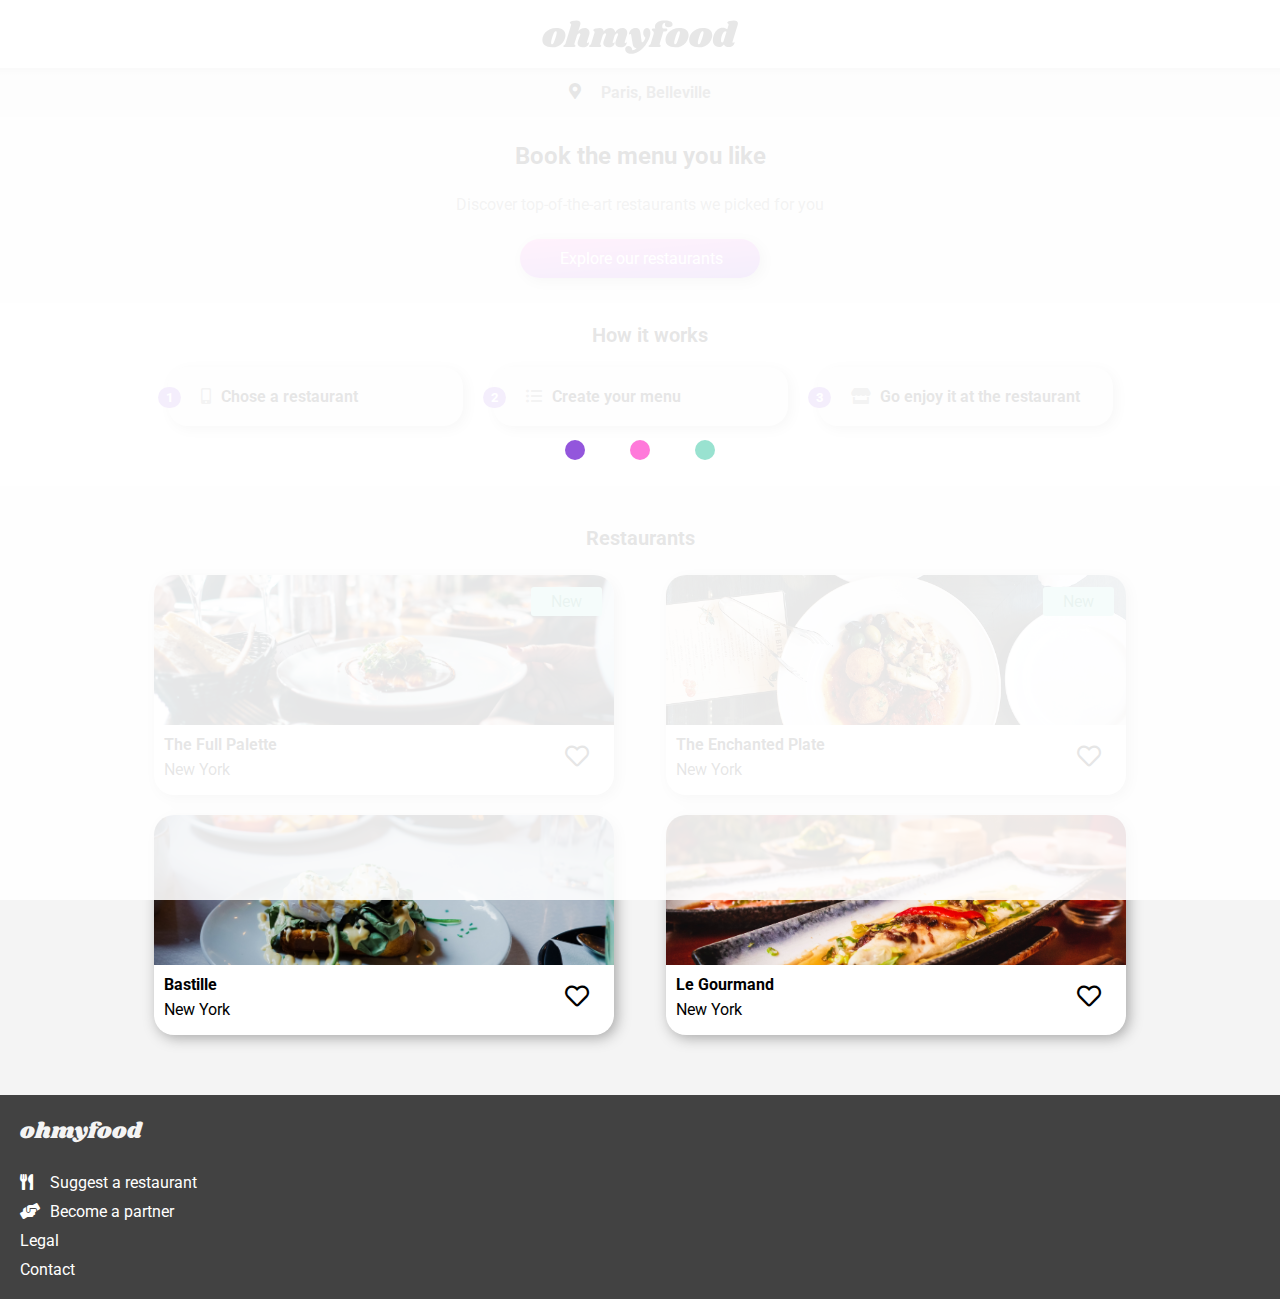
<file: Index.html>
<!DOCTYPE html>
<html lang="en">
  <head>

    <!-- Required meta tags -->
    <meta charset="UTF-8">
    <meta http-equiv="X-UA-Compatible" content="IE=edge">
    <meta name="viewport" content="width=device-width, initial-scale=1.0">

    <!-- Additional meta tags -->
    <meta name="description" content="Find a place for your dream vacation">
    <meta name="keywords" content="Vacation, Holiday, Accommodation, Travel">
    <meta name="author" content="Sean Edwards">

    <!-- Font Awesome Icons first, then google fonts, then style CSS -->
    <link rel="stylesheet" href="https://use.fontawesome.com/releases/v5.12.1/css/all.css" crossorigin="anonymous">
    <link href="https://fonts.googleapis.com/css2?family=Roboto:wght@100;300;400;500;700;900&family=Shrikhand&display=swap" rel="stylesheet">
    <link rel="stylesheet" href="./assets/css/main.css">

    <!-- Tab Customization -->
    <link rel="icon" href="" type="image/gif" sizes="16x16">
    <title>Oh My Food!</title>

  </head>
  <body>

    <!-- ========================= START OF HEADER SECTION ========================= -->
    <header>
      <div class="logo">
        <a href="#">
          <img src="./assets/images/logo/ohmyfood@2x.svg" alt="OhMyFood Logo">
        </a>
      </div>
    </header>
    <!-- ========================== END OF HEADER SECTION ========================== -->

    <!-- ========================= START OF MAIN SECTION ========================= -->
    <main>

      <!-- START OF PAGE LOADER SECTION -->
      <div class="loader">
        <div class="loader_container">  
          <div class="dots dots-primary"></div>
          <div class="dots dots-secondary"></div>
          <div class="dots dots-tertiary"></div>
        </div>
      </div>
      
      <!-- START OF LOCATION SECTION -->
      <div class="location">
        <i class="fas fa-map-marker-alt location_icon"></i>
        <div class="location_text">Paris, Belleville</div>
      </div>

      <!-- START OF EXPLORE OUR RESTRAINTS SECTION -->
      <div class="explore">
        <div class="explore_title">Book the menu you like</div>
        <div class="explore_sub-title">Discover top-of-the-art restaurants we picked for you</div>
        <div class="explore_button">
          <a class="explore_button_a" href="#restaurants">Explore our restaurants</a>
        </div>
      </div>

      <!-- START OF HOW IT WORKS SECTION -->
      <div class="list-header">How it works</div>
      <ol class="instruction-list">
        <li><i class="fas fa-mobile-alt instruction-list_icon"></i>Chose a restaurant</li>
        <li><i class="fas fa-list-ul instruction-list_icon"></i>Create your menu</li>
        <li><i class="fas fa-store instruction-list_icon"></i>Go enjoy it at the restaurant</li>
      </ol>

      <!-- START OF RESTRAINTS SECTION -->
      <div class="restaurants">
        <div class="restaurants_header" id="restaurants">Restaurants</div>
        <a class="restaurants_btn" href="./assets/HTML/thefullpalette.html">
          <img src="./assets/images/restaurants/jay-wennington-N_Y88TWmGwA-unsplash.jpg" alt="The Full Palette Restaurant picture">
          <div class="new">New</div>
          <div class="caption">
            <div class="caption_text">
              <p>The Full Palette</p>
              <p>New York</p>
            </div>
            <div class="heart-container">
              <i class="far fa-heart caption_icon"></i>
              <i class="fas fa-heart caption_icon-full"></i>
            </div>
          </div>
        </a>

        <a class="restaurants_btn" href="./assets/HTML/theenchantedplate.html">
          <img src="./assets/images/restaurants/stil-u2Lp8tXIcjw-unsplash.jpg" alt="The Enchanted Plate Restaurant picture">
          <div class="new">New</div>
          <div class="caption">
            <div class="caption_text">
              <p>The Enchanted Plate</p>
              <p>New York</p>
            </div>
            <div class="heart-container">
              <i class="far fa-heart caption_icon"></i>
              <i class="fas fa-heart caption_icon-full"></i>
            </div>
          </div>
        </a>

        <a class="restaurants_btn" href="./assets/HTML/bastille.html">
          <img src="./assets/images/restaurants/toa-heftiba-DQKerTsQwi0-unsplash.jpg" alt="Bastille Restaurant picture">
          <div class="caption">
            <div class="caption_text">
              <p>Bastille</p>
              <p>New York</p>
            </div>
            <div class="heart-container">
              <i class="far fa-heart caption_icon"></i>
              <i class="fas fa-heart caption_icon-full"></i>
            </div>
          </div>
        </a>

        <a class="restaurants_btn" href="./assets/HTML/legourmand.html">
          <img src="./assets/images/restaurants/louis-hansel-shotsoflouis-qNBGVyOCY8Q-unsplash.jpg" alt="La Gourmand Restaurant picture">
          <div class="caption">
            <div class="caption_text">
              <p>Le Gourmand</p>
              <p>New York</p>
            </div>
            <div class="heart-container">
              <i class="far fa-heart caption_icon"></i>
              <i class="fas fa-heart caption_icon-full"></i>
            </div>
          </div>
        </a>
      </div>
    </main>
    <!-- ========================== END OF MAIN SECTION ========================== -->
    
    <!-- ========================= START OF FOOTER SECTION ========================= -->
    <footer>
      <div class="footer-container">
        <div class="footer-container_logo">ohmyfood</div>
        <a class="footer-container_link" href="#"><i class="fas fa-utensils footer-container_icon"></i>Suggest a restaurant</a>
        <a class="footer-container_link" href="#"><i class="fas fa-hands-helping footer-container_icon"></i>Become a partner</a>
        <a class="footer-container_link" href="#">Legal</a>
        <a class="footer-container_link" href="mailto:support@ohmyfood.com">Contact</a>
      </div>
    </footer>
    <!-- ========================== END OF FOOTER SECTION ========================== -->

  </body>
</html>
</file>
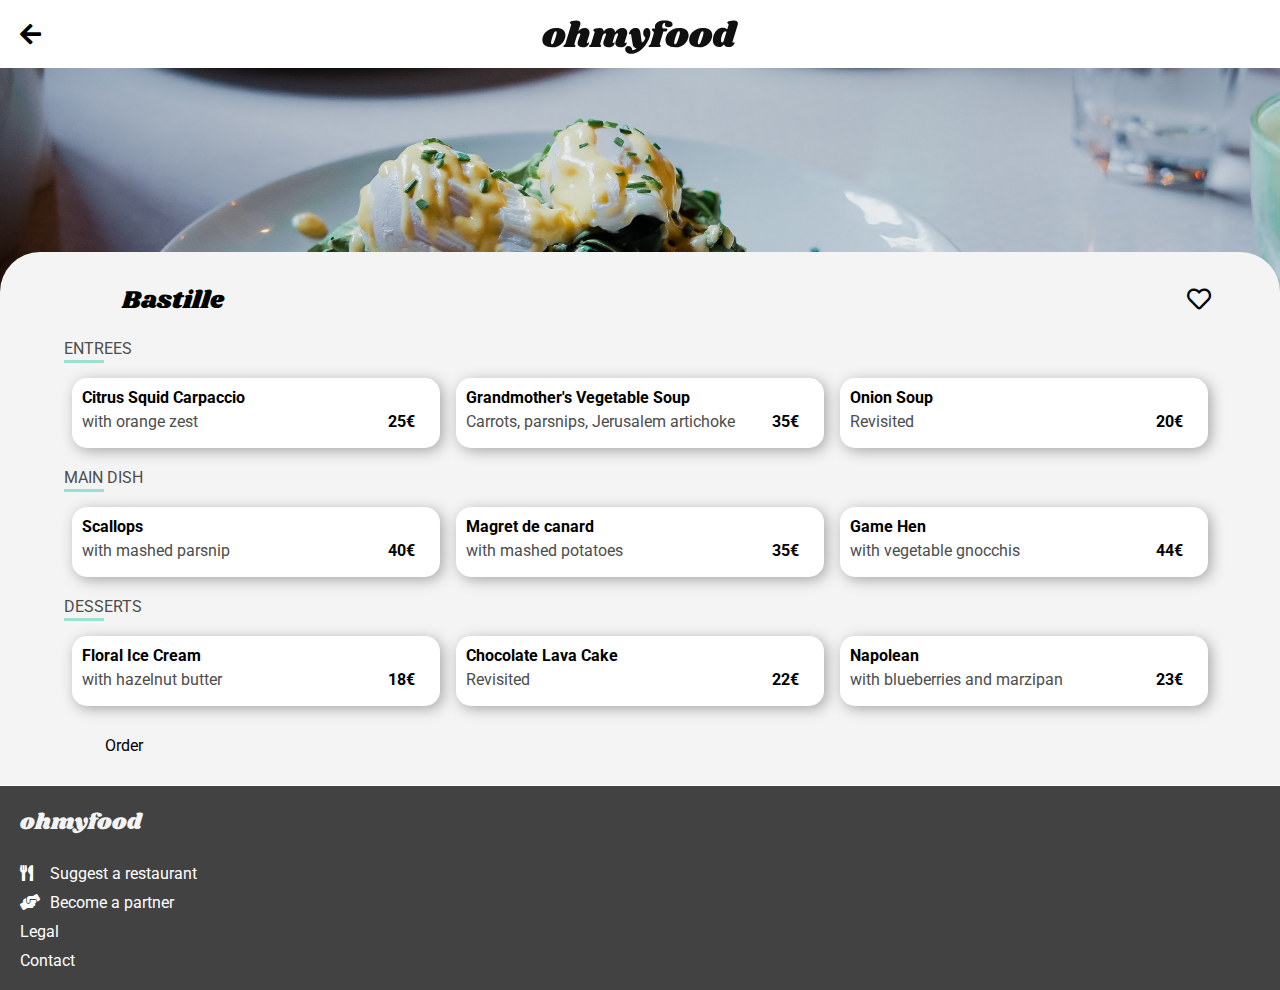
<file: assets/HTML/bastille.html>
<!DOCTYPE html>
<html lang="en">

  <head>

    <!-- Required meta tags -->
    <meta charset="UTF-8">
    <meta http-equiv="X-UA-Compatible" content="IE=edge">
    <meta name="viewport" content="width=device-width, initial-scale=1.0">

    <!-- Additional meta tags -->
    <meta name="description" content="Find a place for your dream vacation">
    <meta name="keywords" content="Vacation, Holiday, Accommodation, Travel">
    <meta name="author" content="Sean Edwards">

    <!-- Font Awesome Icons first, then google fonts, then style CSS -->
    <link rel="stylesheet" href="https://use.fontawesome.com/releases/v5.12.1/css/all.css" crossorigin="anonymous">
    <link href="https://fonts.googleapis.com/css2?family=Roboto:wght@100;300;400;500;700;900&family=Shrikhand&display=swap" rel="stylesheet">
    <link rel="stylesheet" href="../css/main.css">

    <!-- Tab Customization -->
    <link rel="icon" href="" type="image/gif" sizes="16x16">
    <title>Oh My Food!</title>

  </head>

  <body>
    <!-- ========================= START OF HEADER SECTION ========================= -->
    <header>
      <div class="logo">
        <a href="../../index.html">
          <i class="fas fa-arrow-left logo_icon"></i>
        </a>
        <a href="#">
          <img src="../images/logo/ohmyfood@2x.svg" alt="OhMyFood Logo">
        </a>
      </div>
    </header>
    <!-- ========================== END OF HEADER SECTION ========================== -->

    <main>
      <img class="background-img" src="../images/restaurants/toa-heftiba-DQKerTsQwi0-unsplash.jpg" alt="Bastille picture">
      <div class="menu">
        <div class="header-container">
          <div class="header-container_title">Bastille</div>
          <div class="heart-container">
            <i class="far fa-heart header-container_icon"></i>
            <i class="fas fa-heart header-container_icon-full"></i>
          </div>
        </div>

        <div class="submenu delay-1">
          <div class="submenu_title">ENTREES</div>
          <div class="menu-item">
            <div class="menu-item_text">
              <h4>Citrus Squid Carpaccio</h4>
              <p>with orange zest</p>
            </div>
            <div class="menu-item_price">25€</div>
            <div class="check">
              <i class="fas fa-check-circle check_icon"></i>
            </div>
          </div>
          <div class="menu-item">
            <div class="menu-item_text">
              <h4>Grandmother's Vegetable Soup</h4>
              <p>Carrots, parsnips, Jerusalem artichoke</p>
            </div>
            <div class="menu-item_price">35€</div>
            <div class="check">
              <i class="fas fa-check-circle check_icon"></i>
            </div>
          </div>
          <div class="menu-item">
            <div class="menu-item_text">
              <h4>Onion Soup</h4>
              <p>Revisited</p>
            </div>
            <div class="menu-item_price">20€</div>
            <div class="check">
              <i class="fas fa-check-circle check_icon"></i>
            </div>
          </div>
        </div>
        <div class="submenu delay-2">
          <div class="submenu_title">MAIN DISH</div>
          <div class="menu-item">
            <div class="menu-item_text">
              <h4>Scallops</h4>
              <p>with mashed parsnip</p>
            </div>
            <div class="menu-item_price">40€</div>
            <div class="check">
              <i class="fas fa-check-circle check_icon"></i>
            </div>
          </div>
          <div class="menu-item">
            <div class="menu-item_text">
              <h4>Magret de canard</h4>
              <p>with mashed potatoes</p>
            </div>
            <div class="menu-item_price">35€</div>
            <div class="check">
              <i class="fas fa-check-circle check_icon"></i>
            </div>
          </div>
          <div class="menu-item">
            <div class="menu-item_text">
              <h4>Game Hen</h4>
              <p>with vegetable gnocchis</p>
            </div>
            <div class="menu-item_price">44€</div>
            <div class="check">
              <i class="fas fa-check-circle check_icon"></i>
            </div>
          </div>
        </div>
        <div class="submenu delay-3">
          <div class="submenu_title">DESSERTS</div>
          <div class="menu-item">
            <div class="menu-item_text">
              <h4>Floral Ice Cream</h4>
              <p>with hazelnut butter</p>
            </div>
            <div class="menu-item_price">18€</div>
            <div class="check">
              <i class="fas fa-check-circle check_icon"></i>
            </div>
          </div>
          <div class="menu-item">
            <div class="menu-item_text">
              <h4>Chocolate Lava Cake</h4>
              <p>Revisited</p>
            </div>
            <div class="menu-item_price">22€</div>
            <div class="check">
              <i class="fas fa-check-circle check_icon"></i>
            </div>
          </div>
          <div class="menu-item">
            <div class="menu-item_text">
              <h4>Napolean</h4>
              <p>with blueberries and marzipan</p>
            </div>
            <div class="menu-item_price">23€</div>
            <div class="check">
              <i class="fas fa-check-circle check_icon"></i>
            </div>
          </div>
        </div>
        <div class="order-btn">Order</div>
      </div>
    </main>

    <!-- ========================= START OF FOOTER SECTION ========================= -->
    <footer>
      <div class="footer-container">
        <div class="footer-container_logo">ohmyfood</div>
        <a class="footer-container_link" href="#"><i class="fas fa-utensils footer-container_icon"></i>Suggest a restaurant</a>
        <a class="footer-container_link" href="#"><i class="fas fa-hands-helping footer-container_icon"></i>Become a partner</a>
        <a class="footer-container_link" href="#">Legal</a>
        <a class="footer-container_link" href="mailto:support@ohmyfood.com">Contact</a>
      </div>
    </footer>
    <!-- ========================== END OF FOOTER SECTION ========================== -->

  </body>
</html>
</file>
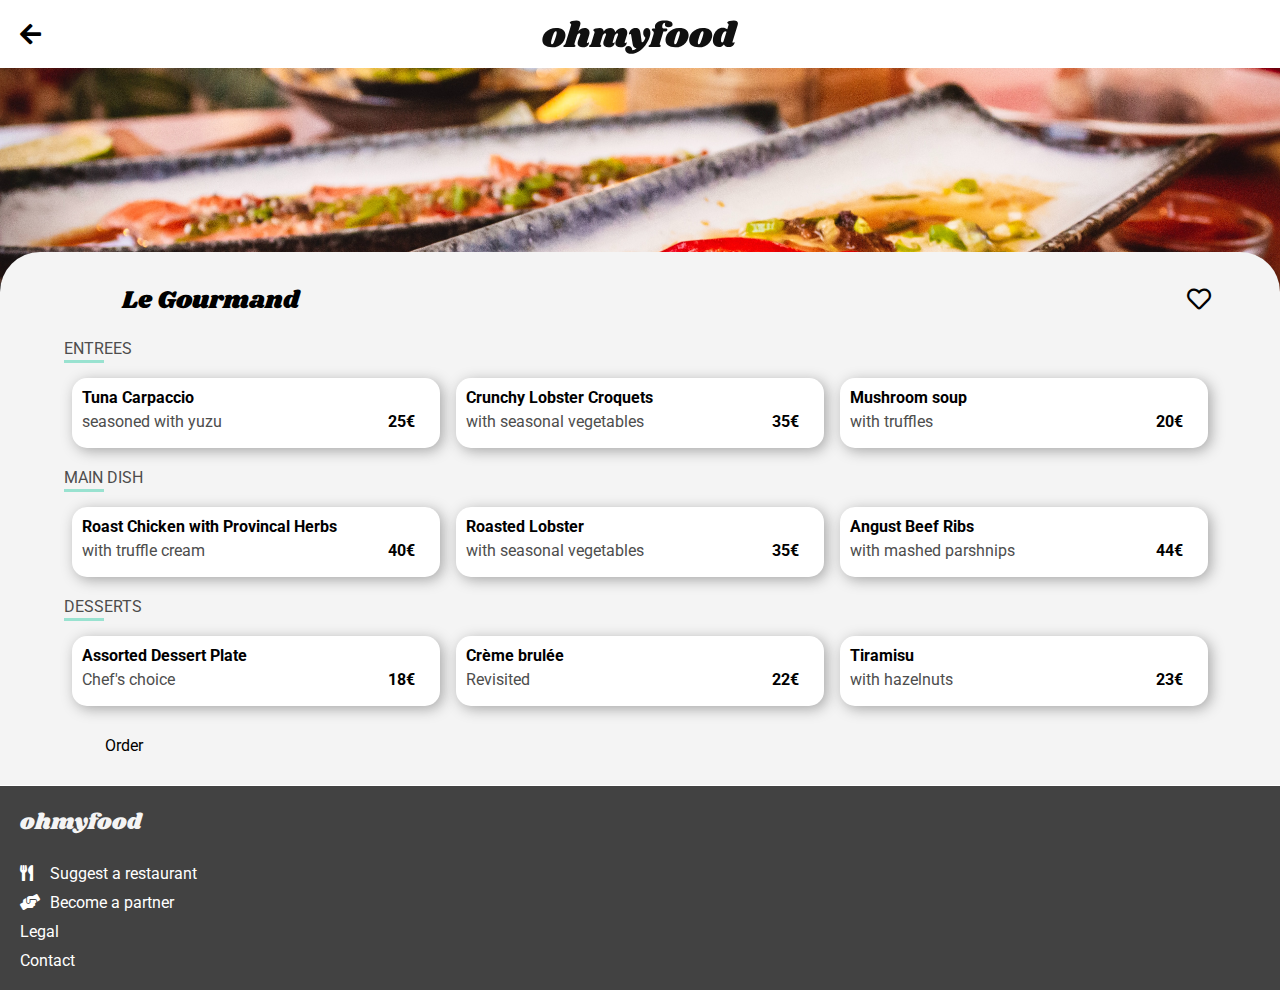
<file: assets/HTML/legourmand.html>
<!DOCTYPE html>
<html lang="en">

  <head>

    <!-- Required meta tags -->
    <meta charset="UTF-8">
    <meta http-equiv="X-UA-Compatible" content="IE=edge">
    <meta name="viewport" content="width=device-width, initial-scale=1.0">

    <!-- Additional meta tags -->
    <meta name="description" content="Find a place for your dream vacation">
    <meta name="keywords" content="Vacation, Holiday, Accommodation, Travel">
    <meta name="author" content="Sean Edwards">

    <!-- Font Awesome Icons first, then google fonts, then style CSS -->
    <link rel="stylesheet" href="https://use.fontawesome.com/releases/v5.12.1/css/all.css" crossorigin="anonymous">
    <link href="https://fonts.googleapis.com/css2?family=Roboto:wght@100;300;400;500;700;900&family=Shrikhand&display=swap" rel="stylesheet">
    <link rel="stylesheet" href="../css/main.css">

    <!-- Tab Customization -->
    <link rel="icon" href="" type="image/gif" sizes="16x16">
    <title>Oh My Food!</title>

  </head>

  <body>
    <!-- ========================= START OF HEADER SECTION ========================= -->
    <header>
      <div class="logo">
        <a href="../../index.html">
          <i class="fas fa-arrow-left logo_icon"></i>
        </a>
        <a href="#">
          <img src="../images/logo/ohmyfood@2x.svg" alt="OhMyFood Logo">
        </a>
      </div>
    </header>
    <!-- ========================== END OF HEADER SECTION ========================== -->

    <main>
      <img class="background-img" src="../images/restaurants/louis-hansel-shotsoflouis-qNBGVyOCY8Q-unsplash.jpg" alt="Bastille picture">
      <div class="menu">
        <div class="header-container">
          <div class="header-container_title">Le Gourmand</div>
          <div class="heart-container">
            <i class="far fa-heart header-container_icon"></i>
            <i class="fas fa-heart header-container_icon-full"></i>
          </div>
        </div>

        <div class="submenu delay-1">
          <div class="submenu_title">ENTREES</div>
          <div class="menu-item">
            <div class="menu-item_text">
              <h4>Tuna Carpaccio</h4>
              <p>seasoned with yuzu</p>
            </div>
            <div class="menu-item_price">25€</div>
            <div class="check">
              <i class="fas fa-check-circle check_icon"></i>
            </div>
          </div>
          <div class="menu-item">
            <div class="menu-item_text">
              <h4>Crunchy Lobster Croquets</h4>
              <p>with seasonal vegetables</p>
            </div>
            <div class="menu-item_price">35€</div>
            <div class="check">
              <i class="fas fa-check-circle check_icon"></i>
            </div>
          </div>
          <div class="menu-item">
            <div class="menu-item_text">
              <h4>Mushroom soup</h4>
              <p>with truffles</p>
            </div>
            <div class="menu-item_price">20€</div>
            <div class="check">
              <i class="fas fa-check-circle check_icon"></i>
            </div>
          </div>
        </div>
        <div class="submenu delay-2">
          <div class="submenu_title">MAIN DISH</div>
          <div class="menu-item">
            <div class="menu-item_text">
              <h4>Roast Chicken with Provincal Herbs</h4>
              <p>with truffle cream</p>
            </div>
            <div class="menu-item_price">40€</div>
            <div class="check">
              <i class="fas fa-check-circle check_icon"></i>
            </div>
          </div>
          <div class="menu-item">
            <div class="menu-item_text">
              <h4>Roasted Lobster</h4>
              <p>with seasonal vegetables</p>
            </div>
            <div class="menu-item_price">35€</div>
            <div class="check">
              <i class="fas fa-check-circle check_icon"></i>
            </div>
          </div>
          <div class="menu-item">
            <div class="menu-item_text">
              <h4>Angust Beef Ribs</h4>
              <p>with mashed parshnips</p>
            </div>
            <div class="menu-item_price">44€</div>
            <div class="check">
              <i class="fas fa-check-circle check_icon"></i>
            </div>
          </div>
        </div>
        <div class="submenu delay-3">
          <div class="submenu_title">DESSERTS</div>
          <div class="menu-item">
            <div class="menu-item_text">
              <h4>Assorted Dessert Plate</h4>
              <p>Chef's choice</p>
            </div>
            <div class="menu-item_price">18€</div>
            <div class="check">
              <i class="fas fa-check-circle check_icon"></i>
            </div>
          </div>
          <div class="menu-item">
            <div class="menu-item_text">
              <h4>Crème brulée</h4>
              <p>Revisited</p>
            </div>
            <div class="menu-item_price">22€</div>
            <div class="check">
              <i class="fas fa-check-circle check_icon"></i>
            </div>
          </div>
          <div class="menu-item">
            <div class="menu-item_text">
              <h4>Tiramisu</h4>
              <p>with hazelnuts</p>
            </div>
            <div class="menu-item_price">23€</div>
            <div class="check">
              <i class="fas fa-check-circle check_icon"></i>
            </div>
          </div>
        </div>
        <div class="order-btn">Order</div>
      </div>
    </main>

    <!-- ========================= START OF FOOTER SECTION ========================= -->
    <footer>
      <div class="footer-container">
        <div class="footer-container_logo">ohmyfood</div>
        <a class="footer-container_link" href="#"><i class="fas fa-utensils footer-container_icon"></i>Suggest a restaurant</a>
        <a class="footer-container_link" href="#"><i class="fas fa-hands-helping footer-container_icon"></i>Become a partner</a>
        <a class="footer-container_link" href="#">Legal</a>
        <a class="footer-container_link" href="mailto:support@ohmyfood.com">Contact</a>
      </div>
    </footer>
    <!-- ========================== END OF FOOTER SECTION ========================== -->

  </body>
</html>
</file>
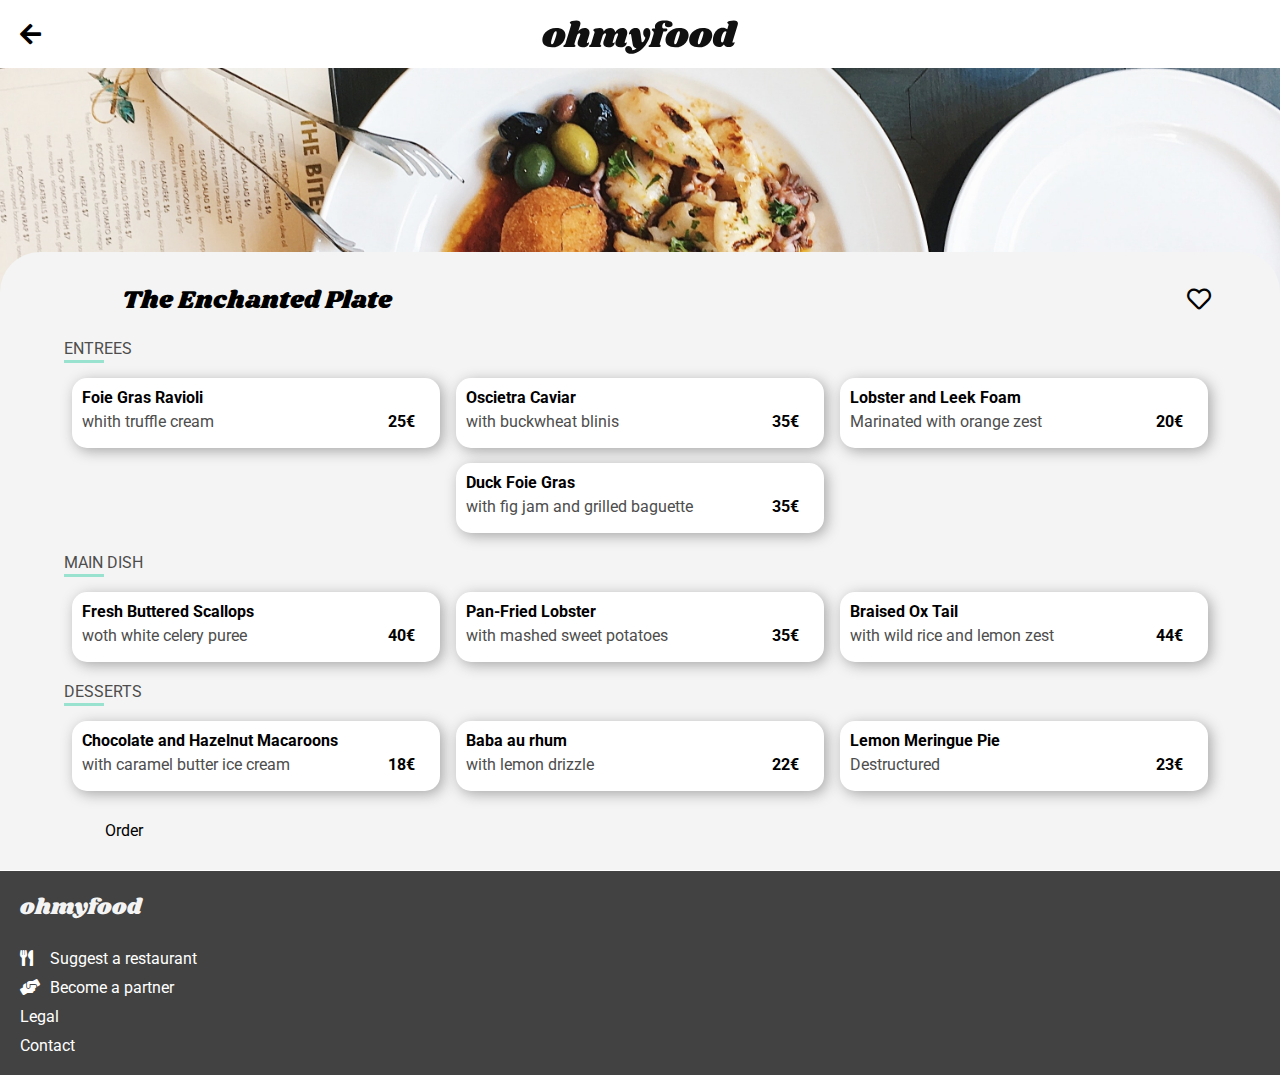
<file: assets/HTML/theenchantedplate.html>
<!DOCTYPE html>
<html lang="en">

  <head>

    <!-- Required meta tags -->
    <meta charset="UTF-8">
    <meta http-equiv="X-UA-Compatible" content="IE=edge">
    <meta name="viewport" content="width=device-width, initial-scale=1.0">

    <!-- Additional meta tags -->
    <meta name="description" content="Find a place for your dream vacation">
    <meta name="keywords" content="Vacation, Holiday, Accommodation, Travel">
    <meta name="author" content="Sean Edwards">

    <!-- Font Awesome Icons first, then google fonts, then style CSS -->
    <link rel="stylesheet" href="https://use.fontawesome.com/releases/v5.12.1/css/all.css" crossorigin="anonymous">
    <link href="https://fonts.googleapis.com/css2?family=Roboto:wght@100;300;400;500;700;900&family=Shrikhand&display=swap" rel="stylesheet">
    <link rel="stylesheet" href="../css/main.css">

    <!-- Tab Customization -->
    <link rel="icon" href="" type="image/gif" sizes="16x16">
    <title>Oh My Food!</title>

  </head>

  <body>
    <!-- ========================= START OF HEADER SECTION ========================= -->
    <header>
      <div class="logo">
        <a href="../../index.html">
          <i class="fas fa-arrow-left logo_icon"></i>
        </a>
        <a href="#">
          <img src="../images/logo/ohmyfood@2x.svg" alt="OhMyFood Logo">
        </a>
      </div>
    </header>
    <!-- ========================== END OF HEADER SECTION ========================== -->

    <main>
      <img class="background-img" src="../images/restaurants/stil-u2Lp8tXIcjw-unsplash.jpg" alt="Bastille picture">
      <div class="menu">
        <div class="header-container">
          <div class="header-container_title">The Enchanted Plate</div>
          <div class="heart-container">
            <i class="far fa-heart header-container_icon"></i>
            <i class="fas fa-heart header-container_icon-full"></i>
          </div>
        </div>

        <div class="submenu delay-1">
          <div class="submenu_title">ENTREES</div>
          <div class="menu-item">
            <div class="menu-item_text">
              <h4>Foie Gras Ravioli</h4>
              <p>whith truffle cream</p>
            </div>
            <div class="menu-item_price">25€</div>
            <div class="check">
              <i class="fas fa-check-circle check_icon"></i>
            </div>
          </div>
          <div class="menu-item">
            <div class="menu-item_text">
              <h4>Oscietra Caviar</h4>
              <p>with buckwheat blinis</p>
            </div>
            <div class="menu-item_price">35€</div>
            <div class="check">
              <i class="fas fa-check-circle check_icon"></i>
            </div>
          </div>
          <div class="menu-item">
            <div class="menu-item_text">
              <h4>Lobster and Leek Foam</h4>
              <p>Marinated with orange zest</p>
            </div>
            <div class="menu-item_price">20€</div>
            <div class="check">
              <i class="fas fa-check-circle check_icon"></i>
            </div>
          </div>
          <div class="menu-item">
            <div class="menu-item_text">
              <h4>Duck Foie Gras</h4>
              <p>with fig jam and grilled baguette</p>
            </div>
            <div class="menu-item_price">35€</div>
            <div class="check">
              <i class="fas fa-check-circle check_icon"></i>
            </div>
          </div>
        </div>
        <div class="submenu delay-2">
          <div class="submenu_title">MAIN DISH</div>
          <div class="menu-item">
            <div class="menu-item_text">
              <h4>Fresh Buttered Scallops</h4>
              <p>woth white celery puree</p>
            </div>
            <div class="menu-item_price">40€</div>
            <div class="check">
              <i class="fas fa-check-circle check_icon"></i>
            </div>
          </div>
          <div class="menu-item">
            <div class="menu-item_text">
              <h4>Pan-Fried Lobster</h4>
              <p>with mashed sweet potatoes</p>
            </div>
            <div class="menu-item_price">35€</div>
            <div class="check">
              <i class="fas fa-check-circle check_icon"></i>
            </div>
          </div>
          <div class="menu-item">
            <div class="menu-item_text">
              <h4>Braised Ox Tail</h4>
              <p>with wild rice and lemon zest</p>
            </div>
            <div class="menu-item_price">44€</div>
            <div class="check">
              <i class="fas fa-check-circle check_icon"></i>
            </div>
          </div>
        </div>
        <div class="submenu delay-3">
          <div class="submenu_title">DESSERTS</div>
          <div class="menu-item">
            <div class="menu-item_text">
              <h4>Chocolate and Hazelnut Macaroons</h4>
              <p>with caramel butter ice cream</p>
            </div>
            <div class="menu-item_price">18€</div>
            <div class="check">
              <i class="fas fa-check-circle check_icon"></i>
            </div>
          </div>
          <div class="menu-item">
            <div class="menu-item_text">
              <h4>Baba au rhum</h4>
              <p>with lemon drizzle</p>
            </div>
            <div class="menu-item_price">22€</div>
            <div class="check">
              <i class="fas fa-check-circle check_icon"></i>
            </div>
          </div>
          <div class="menu-item">
            <div class="menu-item_text">
              <h4>Lemon Meringue Pie</h4>
              <p>Destructured</p>
            </div>
            <div class="menu-item_price">23€</div>
            <div class="check">
              <i class="fas fa-check-circle check_icon"></i>
            </div>
          </div>
        </div>
        <div class="order-btn">Order</div>
      </div>
    </main>

    <!-- ========================= START OF FOOTER SECTION ========================= -->
    <footer>
      <div class="footer-container">
        <div class="footer-container_logo">ohmyfood</div>
        <a class="footer-container_link" href="#"><i class="fas fa-utensils footer-container_icon"></i>Suggest a restaurant</a>
        <a class="footer-container_link" href="#"><i class="fas fa-hands-helping footer-container_icon"></i>Become a partner</a>
        <a class="footer-container_link" href="#">Legal</a>
        <a class="footer-container_link" href="mailto:support@ohmyfood.com">Contact</a>
      </div>
    </footer>
    <!-- ========================== END OF FOOTER SECTION ========================== -->

  </body>
</html>
</file>
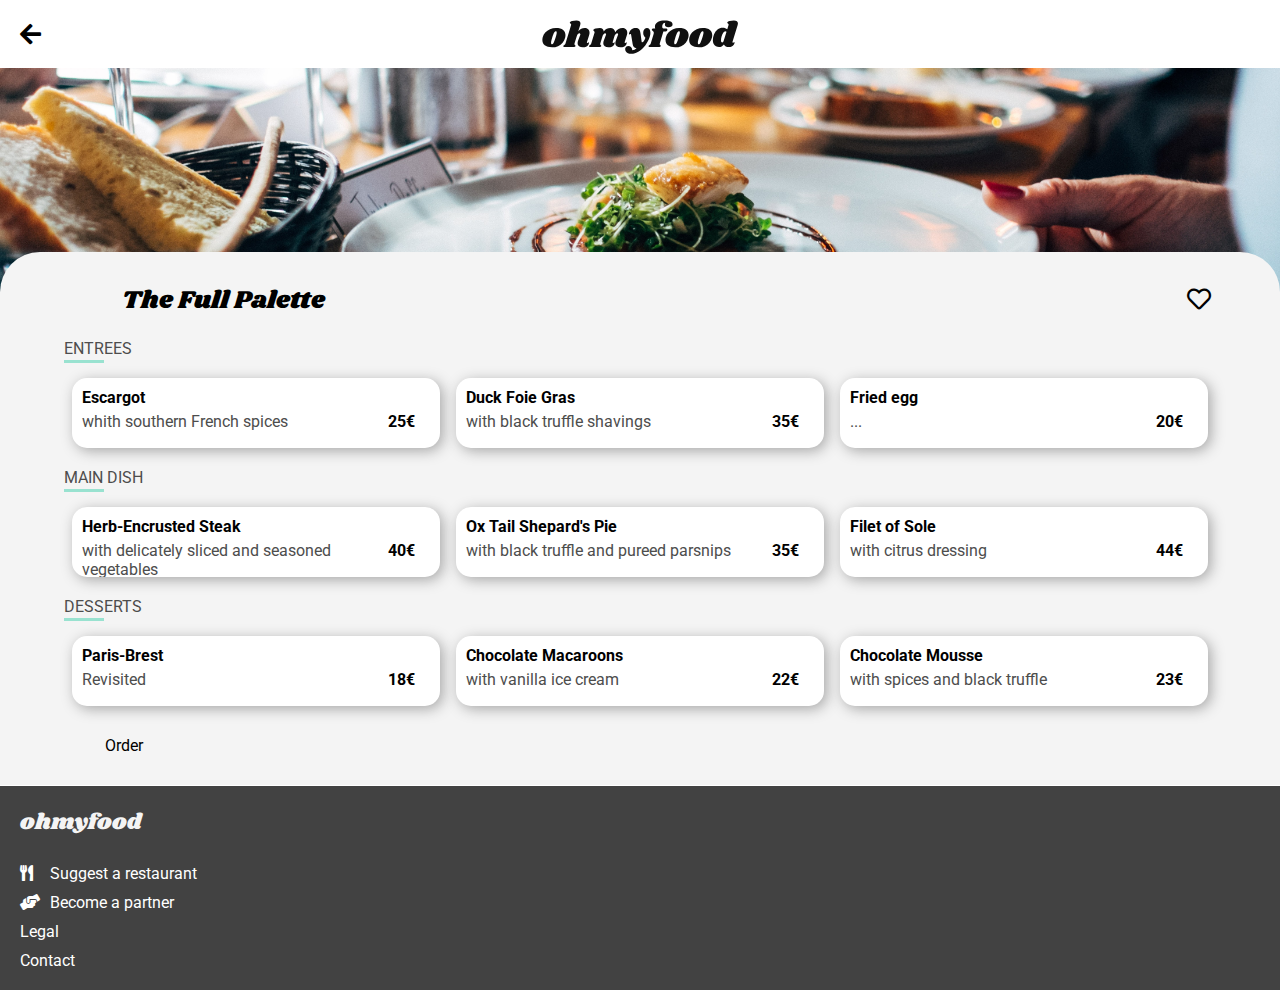
<file: assets/HTML/thefullpalette.html>
<!DOCTYPE html>
<html lang="en">

  <head>

    <!-- Required meta tags -->
    <meta charset="UTF-8">
    <meta http-equiv="X-UA-Compatible" content="IE=edge">
    <meta name="viewport" content="width=device-width, initial-scale=1.0">

    <!-- Additional meta tags -->
    <meta name="description" content="Find a place for your dream vacation">
    <meta name="keywords" content="Vacation, Holiday, Accommodation, Travel">
    <meta name="author" content="Sean Edwards">

    <!-- Font Awesome Icons first, then google fonts, then style CSS -->
    <link rel="stylesheet" href="https://use.fontawesome.com/releases/v5.12.1/css/all.css" crossorigin="anonymous">
    <link href="https://fonts.googleapis.com/css2?family=Roboto:wght@100;300;400;500;700;900&family=Shrikhand&display=swap" rel="stylesheet">
    <link rel="stylesheet" href="../css/main.css">

    <!-- Tab Customization -->
    <link rel="icon" href="" type="image/gif" sizes="16x16">
    <title>Oh My Food!</title>

  </head>

  <body>
    <!-- ========================= START OF HEADER SECTION ========================= -->
    <header>
      <div class="logo">
        <a href="../../index.html">
          <i class="fas fa-arrow-left logo_icon"></i>
        </a>
        <a href="#">
          <img src="../images/logo/ohmyfood@2x.svg" alt="OhMyFood Logo">
        </a>
      </div>
    </header>
    <!-- ========================== END OF HEADER SECTION ========================== -->

    <main>
      <img class="background-img" src="../images/restaurants/jay-wennington-N_Y88TWmGwA-unsplash.jpg" alt="Bastille picture">
      <div class="menu">
        <div class="header-container">
          <div class="header-container_title">The Full Palette</div>
          <div class="heart-container">
            <i class="far fa-heart header-container_icon"></i>
            <i class="fas fa-heart header-container_icon-full"></i>
          </div>
        </div>

        <div class="submenu delay-1">
          <div class="submenu_title">ENTREES</div>
          <div class="menu-item">
            <div class="menu-item_text">
              <h4>Escargot</h4>
              <p>whith southern French spices</p>
            </div>
            <div class="menu-item_price">25€</div>
            <div class="check">
              <i class="fas fa-check-circle check_icon"></i>
            </div>
          </div>
          <div class="menu-item">
            <div class="menu-item_text">
              <h4>Duck Foie Gras</h4>
              <p>with black truffle shavings</p>
            </div>
            <div class="menu-item_price">35€</div>
            <div class="check">
              <i class="fas fa-check-circle check_icon"></i>
            </div>
          </div>
          <div class="menu-item">
            <div class="menu-item_text">
              <h4>Fried egg</h4>
              <p>...</p>
            </div>
            <div class="menu-item_price">20€</div>
            <div class="check">
              <i class="fas fa-check-circle check_icon"></i>
            </div>
          </div>
        </div>
        <div class="submenu delay-2">
          <div class="submenu_title">MAIN DISH</div>
          <div class="menu-item">
            <div class="menu-item_text">
              <h4>Herb-Encrusted Steak</h4>
              <p>with delicately sliced and seasoned vegetables</p>
            </div>
            <div class="menu-item_price">40€</div>
            <div class="check">
              <i class="fas fa-check-circle check_icon"></i>
            </div>
          </div>
          <div class="menu-item">
            <div class="menu-item_text">
              <h4>Ox Tail Shepard's Pie</h4>
              <p>with black truffle and pureed parsnips</p>
            </div>
            <div class="menu-item_price">35€</div>
            <div class="check">
              <i class="fas fa-check-circle check_icon"></i>
            </div>
          </div>
          <div class="menu-item">
            <div class="menu-item_text">
              <h4>Filet of Sole</h4>
              <p>with citrus dressing</p>
            </div>
            <div class="menu-item_price">44€</div>
            <div class="check">
              <i class="fas fa-check-circle check_icon"></i>
            </div>
          </div>
        </div>
        <div class="submenu delay-3">
          <div class="submenu_title">DESSERTS</div>
          <div class="menu-item">
            <div class="menu-item_text">
              <h4>Paris-Brest</h4>
              <p>Revisited</p>
            </div>
            <div class="menu-item_price">18€</div>
            <div class="check">
              <i class="fas fa-check-circle check_icon"></i>
            </div>
          </div>
          <div class="menu-item">
            <div class="menu-item_text">
              <h4>Chocolate Macaroons</h4>
              <p>with vanilla ice cream</p>
            </div>
            <div class="menu-item_price">22€</div>
            <div class="check">
              <i class="fas fa-check-circle check_icon"></i>
            </div>
          </div>
          <div class="menu-item">
            <div class="menu-item_text">
              <h4>Chocolate Mousse</h4>
              <p>with spices and black truffle</p>
            </div>
            <div class="menu-item_price">23€</div>
            <div class="check">
              <i class="fas fa-check-circle check_icon"></i>
            </div>
          </div>
        </div>
        <div class="order-btn">Order</div>
      </div>
    </main>

    <!-- ========================= START OF FOOTER SECTION ========================= -->
    <footer>
      <div class="footer-container">
        <div class="footer-container_logo">ohmyfood</div>
        <a class="footer-container_link" href="#"><i class="fas fa-utensils footer-container_icon"></i>Suggest a restaurant</a>
        <a class="footer-container_link" href="#"><i class="fas fa-hands-helping footer-container_icon"></i>Become a partner</a>
        <a class="footer-container_link" href="#">Legal</a>
        <a class="footer-container_link" href="mailto:support@ohmyfood.com">Contact</a>
      </div>
    </footer>
    <!-- ========================== END OF FOOTER SECTION ========================== -->

  </body>
</html>
</file>
<file: assets/css/main.css>
/* All Page Base Styles */
html {
  scroll-behavior: smooth;
}

body {
  font-family: 'Roboto', sans-serif;
  margin: 0 auto;
}

/* Breakpoints */
/* Map */
/* Mixin */
@-webkit-keyframes pulse {
  from {
    opacity: 1;
    -webkit-transform: scale(1.2);
            transform: scale(1.2);
  }
  to {
    opacity: .4;
    -webkit-transform: scale(1);
            transform: scale(1);
  }
}
@keyframes pulse {
  from {
    opacity: 1;
    -webkit-transform: scale(1.2);
            transform: scale(1.2);
  }
  to {
    opacity: .4;
    -webkit-transform: scale(1);
            transform: scale(1);
  }
}

@-webkit-keyframes loader {
  100% {
    opacity: 0;
    z-index: -1;
  }
}

@keyframes loader {
  100% {
    opacity: 0;
    z-index: -1;
  }
}

.loader {
  position: fixed;
  width: 100%;
  height: 100%;
  left: 0;
  top: 0;
  background-color: rgba(255, 255, 255, 0.9);
  -webkit-animation: loader 2s;
          animation: loader 2s;
  -webkit-animation-delay: 1.75s;
          animation-delay: 1.75s;
  -webkit-animation-fill-mode: both;
          animation-fill-mode: both;
  z-index: 2;
  display: -webkit-box;
  display: -ms-flexbox;
  display: flex;
  -webkit-box-pack: center;
      -ms-flex-pack: center;
          justify-content: center;
  -webkit-box-align: center;
      -ms-flex-align: center;
          align-items: center;
}

.loader_container {
  width: 150px;
  display: -webkit-box;
  display: -ms-flexbox;
  display: flex;
  -webkit-box-pack: justify;
      -ms-flex-pack: justify;
          justify-content: space-between;
  -webkit-box-align: center;
      -ms-flex-align: center;
          align-items: center;
}

.dots {
  width: 20px;
  height: 20px;
  border-radius: 50%;
}

.dots-primary {
  background-color: #9356DC;
  -webkit-animation: pulse .6s ease 0s infinite alternate;
          animation: pulse .6s ease 0s infinite alternate;
}

.dots-secondary {
  background-color: #FF79DA;
  -webkit-animation: pulse .6s ease .2s infinite alternate;
          animation: pulse .6s ease .2s infinite alternate;
}

.dots-tertiary {
  background-color: #99E2D0;
  -webkit-animation: pulse .6s ease .4s infinite alternate;
          animation: pulse .6s ease .4s infinite alternate;
}

@-webkit-keyframes FadeIn {
  0% {
    opacity: 0;
    -webkit-transform: scale(0.6);
            transform: scale(0.6);
  }
  85% {
    -webkit-transform: scale(1.05);
            transform: scale(1.05);
  }
  100% {
    opacity: 1;
    -webkit-transform: scale(1);
            transform: scale(1);
  }
  from {
    bottom: -100px;
  }
  to {
    bottom: 0px;
  }
}

@keyframes FadeIn {
  0% {
    opacity: 0;
    -webkit-transform: scale(0.6);
            transform: scale(0.6);
  }
  85% {
    -webkit-transform: scale(1.05);
            transform: scale(1.05);
  }
  100% {
    opacity: 1;
    -webkit-transform: scale(1);
            transform: scale(1);
  }
  from {
    bottom: -100px;
  }
  to {
    bottom: 0px;
  }
}

.submenu.delay-1 .menu-item, .submenu.delay-2 .menu-item, .submenu.delay-3 .menu-item {
  -webkit-animation: FadeIn 600ms linear;
          animation: FadeIn 600ms linear;
  -webkit-animation-fill-mode: backwards;
          animation-fill-mode: backwards;
}

.submenu.delay-1 .menu-item:nth-child(2) {
  -webkit-animation-delay: .2s;
          animation-delay: .2s;
}

.submenu.delay-1 .menu-item:nth-child(3) {
  -webkit-animation-delay: .4s;
          animation-delay: .4s;
}

.submenu.delay-1 .menu-item:nth-child(4) {
  -webkit-animation-delay: .6s;
          animation-delay: .6s;
}

.submenu.delay-1 .menu-item:nth-child(5) {
  -webkit-animation-delay: .8s;
          animation-delay: .8s;
}

.submenu.delay-2 .menu-item:nth-child(2) {
  -webkit-animation-delay: 1.2s;
          animation-delay: 1.2s;
}

.submenu.delay-2 .menu-item:nth-child(3) {
  -webkit-animation-delay: 1.4s;
          animation-delay: 1.4s;
}

.submenu.delay-2 .menu-item:nth-child(4) {
  -webkit-animation-delay: 1.6s;
          animation-delay: 1.6s;
}

.submenu.delay-3 .menu-item:nth-child(2) {
  -webkit-animation-delay: 2.2s;
          animation-delay: 2.2s;
}

.submenu.delay-3 .menu-item:nth-child(3) {
  -webkit-animation-delay: 2.4s;
          animation-delay: 2.4s;
}

.submenu.delay-3 .menu-item:nth-child(4) {
  -webkit-animation-delay: 2.6s;
          animation-delay: 2.6s;
}

/* Header Section */
.logo {
  display: -webkit-box;
  display: -ms-flexbox;
  display: flex;
  -webkit-box-pack: center;
      -ms-flex-pack: center;
          justify-content: center;
  padding: 20px 0 10px 0;
}

.logo_icon {
  position: absolute;
  font-size: 150%;
  top: 22px;
  left: 20px;
  color: initial;
}

/* ---------- Home Page ---------- */
/* Location Section */
.location {
  display: -webkit-box;
  display: -ms-flexbox;
  display: flex;
  -webkit-box-orient: horizontal;
  -webkit-box-direction: normal;
      -ms-flex-direction: row;
          flex-direction: row;
  -webkit-box-pack: center;
      -ms-flex-pack: center;
          justify-content: center;
  background: -webkit-gradient(linear, left top, left bottom, from(#c5c5c5), color-stop(15%, #e6e6e6));
  background: linear-gradient(180deg, #c5c5c5 0%, #e6e6e6 15%);
  padding: 15px;
}

.location_icon {
  padding-right: 20px;
}

.location_text {
  color: #4D4D4D;
  font-weight: bold;
}

/* Explore Section */
.explore {
  display: -webkit-box;
  display: -ms-flexbox;
  display: flex;
  -webkit-box-orient: vertical;
  -webkit-box-direction: normal;
      -ms-flex-direction: column;
          flex-direction: column;
  -webkit-box-align: center;
      -ms-flex-align: center;
          align-items: center;
  padding: 25px 0 25px 0;
  background-color: #f3f3f3;
}

.explore_title {
  font-size: 150%;
  font-weight: bold;
}

.explore_sub-title {
  margin: 25px;
  text-align: center;
  color: grey;
}

.explore_button {
  border-radius: 30px;
  background: #FF79DA;
  background: linear-gradient(175deg, #FF79DA 0%, #9356DC 98%);
  padding: 10px;
  width: 220px;
  -webkit-box-shadow: 3px 3px 14px 0px #a7a7a7;
          box-shadow: 3px 3px 14px 0px #a7a7a7;
}

.explore_button_a {
  text-decoration: none;
  color: #ffffff;
  margin-left: 30px;
}

/* How It Works Section */
.list-header {
  display: -webkit-box;
  display: -ms-flexbox;
  display: flex;
  -webkit-box-pack: left;
      -ms-flex-pack: left;
          justify-content: left;
  padding: 20px 0 0 20px;
  font-weight: bold;
  font-size: 20px;
}

@media screen and (min-width: 665px) {
  .list-header {
    -webkit-box-pack: center;
        -ms-flex-pack: center;
            justify-content: center;
  }
}

.instruction-list {
  display: -webkit-box;
  display: -ms-flexbox;
  display: flex;
  -webkit-box-orient: vertical;
  -webkit-box-direction: normal;
      -ms-flex-direction: column;
          flex-direction: column;
  -webkit-box-pack: center;
      -ms-flex-pack: center;
          justify-content: center;
  width: 80%;
  max-width: 500px;
  margin: 0 auto 40px auto;
  padding: 20px;
  list-style-type: none;
}

@media screen and (min-width: 665px) {
  .instruction-list {
    -webkit-box-orient: horizontal;
    -webkit-box-direction: normal;
        -ms-flex-direction: row;
            flex-direction: row;
    width: 100%;
    max-width: 1100px;
  }
}

.instruction-list_icon {
  padding: 0 10px 0 0;
  color: grey;
}

.instruction-list li {
  counter-increment: step-counter;
  margin-bottom: 20px;
  background-color: #F4F4F4;
  width: 90%;
  padding: 20px;
  border-radius: 20px;
  font-weight: bold;
  -webkit-transform: scale(1);
          transform: scale(1);
  -webkit-transition: -webkit-transform 400ms;
  transition: -webkit-transform 400ms;
  transition: transform 400ms;
  transition: transform 400ms, -webkit-transform 400ms;
  -webkit-box-shadow: 3px 3px 14px 0px #a7a7a7;
          box-shadow: 3px 3px 14px 0px #a7a7a7;
}

@media screen and (min-width: 665px) {
  .instruction-list li {
    margin: 0 15px;
    width: 80%;
    max-width: 255px;
  }
}

.instruction-list li::before {
  content: counter(step-counter);
  margin-right: 20px;
  margin-left: -30px;
  font-size: 80%;
  background-color: #9356DC;
  color: #ffffff;
  font-weight: bold;
  padding: 3px 8px;
  border-radius: 20px;
}

.instruction-list li:hover {
  color: #4D4D4D;
  -webkit-box-shadow: 3px 3px 14px 0px #5b5b5b;
          box-shadow: 3px 3px 14px 0px #5b5b5b;
}

/* Restaurants Section */
.restaurants {
  margin: 0px;
  padding: 40px 10%;
  display: -webkit-box;
  display: -ms-flexbox;
  display: flex;
  -webkit-box-orient: horizontal;
  -webkit-box-direction: normal;
      -ms-flex-direction: row;
          flex-direction: row;
  -ms-flex-wrap: wrap;
      flex-wrap: wrap;
  -webkit-box-pack: center;
      -ms-flex-pack: center;
          justify-content: center;
  background-color: #F4F4F4;
}

@media screen and (min-width: 665px) {
  .restaurants {
    padding: 40px 10%;
    max-width: 1100px;
    margin: 0 auto;
  }
}

.restaurants_header {
  display: -webkit-box;
  display: -ms-flexbox;
  display: flex;
  -ms-flex-preferred-size: 100%;
      flex-basis: 100%;
  -webkit-box-pack: left;
      -ms-flex-pack: left;
          justify-content: left;
  padding-bottom: 25px;
  font-weight: bold;
  font-size: 20px;
}

@media screen and (min-width: 665px) {
  .restaurants_header {
    -webkit-box-pack: center;
        -ms-flex-pack: center;
            justify-content: center;
  }
}

.restaurants_btn {
  background-color: #ffffff;
  border-radius: 20px;
  width: 100%;
  max-width: 450px;
  margin: 0 auto 20px auto;
  position: relative;
  text-decoration: none;
  color: initial;
  -webkit-box-shadow: 3px 3px 14px 0px #a7a7a7;
          box-shadow: 3px 3px 14px 0px #a7a7a7;
}

@media screen and (min-width: 665px) {
  .restaurants_btn {
    width: 45%;
    max-width: 480px;
  }
}

.restaurants_btn img {
  width: 100%;
  -o-object-fit: cover;
     object-fit: cover;
  height: 150px;
  border-top-left-radius: 20px;
  border-top-right-radius: 20px;
  margin-bottom: -10px;
}

.restaurants_btn .new {
  position: absolute;
  background-color: #99E2D0;
  color: #278870;
  padding: 5px 20px;
  border-radius: 3px;
  top: 12px;
  right: 12px;
}

.restaurants_btn .caption {
  display: -webkit-box;
  display: -ms-flexbox;
  display: flex;
  -webkit-box-orient: horizontal;
  -webkit-box-direction: normal;
      -ms-flex-direction: row;
          flex-direction: row;
  -webkit-box-pack: justify;
      -ms-flex-pack: justify;
          justify-content: space-between;
}

.restaurants_btn .caption_text {
  margin-left: 10px;
}

.restaurants_btn .caption_text > p:first-child {
  font-weight: bold;
  margin-bottom: -10px;
}

.restaurants_btn .caption_icon {
  font-size: 150%;
  cursor: pointer;
  position: absolute;
  margin: 25px 25px 0 0;
}

.restaurants_btn .caption_icon-full {
  font-size: 150%;
  cursor: pointer;
  position: absolute;
  margin: 25px 25px 0 0;
  color: transparent;
  -webkit-transform: scale(0.3);
          transform: scale(0.3);
  -webkit-transition: -webkit-transform 300ms;
  transition: -webkit-transform 300ms;
  transition: transform 300ms;
  transition: transform 300ms, -webkit-transform 300ms;
}

.restaurants_btn .caption_icon-full:hover {
  -webkit-transform: scale(0.86);
          transform: scale(0.86);
  background: -webkit-linear-gradient(198deg, #9356DC 10%, #FF79DA 49%);
  background-clip: text;
  -webkit-background-clip: text;
  -webkit-text-fill-color: transparent;
}

/*--- Restaurant Pages ---*/
.background-img {
  width: 100%;
  -o-object-fit: cover;
     object-fit: cover;
  max-width: 100%;
  height: 250px;
}

.menu {
  background-color: #F4F4F4;
  border-top-left-radius: 40px;
  border-top-right-radius: 40px;
  margin-top: -70px;
  position: relative;
  padding: 30px 5%;
  max-width: 1300px;
}

@media screen and (min-width: 1024px) {
  .menu {
    margin: -70px auto 1px auto;
  }
}

.header-container {
  display: -webkit-box;
  display: -ms-flexbox;
  display: flex;
  -webkit-box-orient: horizontal;
  -webkit-box-direction: normal;
      -ms-flex-direction: row;
          flex-direction: row;
  -webkit-box-pack: justify;
      -ms-flex-pack: justify;
          justify-content: space-between;
}

.header-container_title {
  font-family: 'Shrikhand', cursive;
  font-size: 25px;
  padding-left: 5%;
}

.header-container_icon {
  font-size: 150%;
  cursor: pointer;
  position: absolute;
  margin: 5px;
}

.header-container_icon-full {
  font-size: 150%;
  cursor: pointer;
  position: absolute;
  margin: 5px;
  color: transparent;
  -webkit-transform: scale(0.3);
          transform: scale(0.3);
  -webkit-transition: -webkit-transform 300ms;
  transition: -webkit-transform 300ms;
  transition: transform 300ms;
  transition: transform 300ms, -webkit-transform 300ms;
}

.header-container_icon-full:hover {
  -webkit-transform: scale(0.86);
          transform: scale(0.86);
  background: -webkit-linear-gradient(198deg, #9356DC 10%, #FF79DA 49%);
  background-clip: text;
  -webkit-background-clip: text;
  -webkit-text-fill-color: transparent;
}

.heart-container {
  width: 10%;
  display: -webkit-box;
  display: -ms-flexbox;
  display: flex;
  -webkit-box-pack: end;
      -ms-flex-pack: end;
          justify-content: flex-end;
}

.submenu {
  display: -webkit-box;
  display: -ms-flexbox;
  display: flex;
  -webkit-box-orient: vertical;
  -webkit-box-direction: normal;
      -ms-flex-direction: column;
          flex-direction: column;
}

@media screen and (min-width: 1024px) {
  .submenu {
    -webkit-box-orient: horizontal;
    -webkit-box-direction: normal;
        -ms-flex-direction: row;
            flex-direction: row;
    -ms-flex-wrap: wrap;
        flex-wrap: wrap;
  }
}

.submenu_title {
  color: #4D4D4D;
  position: relative;
  padding-bottom: 5px;
  margin-top: 20px;
}

@media screen and (min-width: 665px) {
  .submenu_title {
    margin: 20px auto 0 auto;
  }
}

@media screen and (min-width: 1024px) {
  .submenu_title {
    -ms-flex-preferred-size: 100%;
        flex-basis: 100%;
  }
}

.submenu_title::after {
  content: "";
  width: 40px;
  height: 3px;
  background-color: #99E2D0;
  position: absolute;
  left: 0;
  bottom: 0;
}

.menu-item {
  background-color: #ffffff;
  border-radius: 15px;
  height: 70px;
  margin-top: 15px;
  display: -webkit-box;
  display: -ms-flexbox;
  display: flex;
  -webkit-box-orient: horizontal;
  -webkit-box-direction: normal;
      -ms-flex-direction: row;
          flex-direction: row;
  -webkit-box-pack: justify;
      -ms-flex-pack: justify;
          justify-content: space-between;
  overflow: hidden;
  position: relative;
  -webkit-box-shadow: 3px 3px 14px 0px #a7a7a7;
          box-shadow: 3px 3px 14px 0px #a7a7a7;
}

@media screen and (min-width: 665px) {
  .menu-item {
    max-width: 600px;
    width: 100%;
    margin: 15px auto 0 auto;
  }
}

@media screen and (min-width: 1024px) {
  .menu-item {
    max-width: 400px;
    width: 32%;
  }
}

.menu-item_text {
  padding: 10px;
  width: 78%;
  -webkit-transition: width 1s;
  transition: width 1s;
}

.menu-item_text > h4:first-child {
  margin-bottom: 5px;
  margin-top: 0;
}

.menu-item_text > p:last-child {
  margin: 0;
  color: #4D4D4D;
  width: 100%;
}

.menu-item_price {
  font-weight: bold;
  padding: 34px 10px 0 0;
  -webkit-transition: 1s;
  transition: 1s;
  -webkit-transform: translateX(65px);
          transform: translateX(65px);
  position: absolute;
  right: 80px;
}

.menu-item .check {
  color: #ffffff;
  background-color: #99E2D0;
  font-size: 150%;
  border-top-right-radius: 15px;
  border-bottom-right-radius: 15px;
  padding: 23px;
  -webkit-transition: 1s;
  transition: 1s;
  -webkit-transform: translateX(70px);
          transform: translateX(70px);
  position: absolute;
  right: 0;
}

.menu-item .check_icon {
  -webkit-transform: rotate(0deg);
          transform: rotate(0deg);
  -webkit-transition-duration: 600ms;
          transition-duration: 600ms;
}

.menu-item:hover .check {
  -webkit-transform: translateX(0px);
          transform: translateX(0px);
  -webkit-transition-timing-function: ease-in-out;
          transition-timing-function: ease-in-out;
}

.menu-item:hover .check_icon {
  -webkit-transition-duration: 600ms;
          transition-duration: 600ms;
  -webkit-transform: rotate(360deg);
          transform: rotate(360deg);
  -webkit-transition-delay: 400ms;
          transition-delay: 400ms;
}

.menu-item:hover .menu-item_price {
  -webkit-transform: translateX(0px);
          transform: translateX(0px);
  -webkit-transition-timing-function: ease-in-out;
          transition-timing-function: ease-in-out;
}

.menu-item:hover .menu-item_text {
  width: 60%;
}

.order-btn {
  max-width: 120px;
  text-align: center;
  margin-top: 30px;
}

/* Footer Section */
.footer-container {
  display: -webkit-box;
  display: -ms-flexbox;
  display: flex;
  -webkit-box-orient: vertical;
  -webkit-box-direction: normal;
      -ms-flex-direction: column;
          flex-direction: column;
  -webkit-box-align: left;
      -ms-flex-align: left;
          align-items: left;
  padding: 20px;
  background-color: #424242;
}

.footer-container_logo {
  font-family: "Shrikhand",cursive;
  color: #f4f4f4;
  font-size: 140%;
  padding-bottom: 15px;
}

.footer-container_link {
  text-decoration: none;
  padding-top: 10px;
  color: #ffffff;
}

.footer-container_icon {
  padding-right: 15px;
  width: 15px;
}
/*# sourceMappingURL=main.css.map */
</file>
